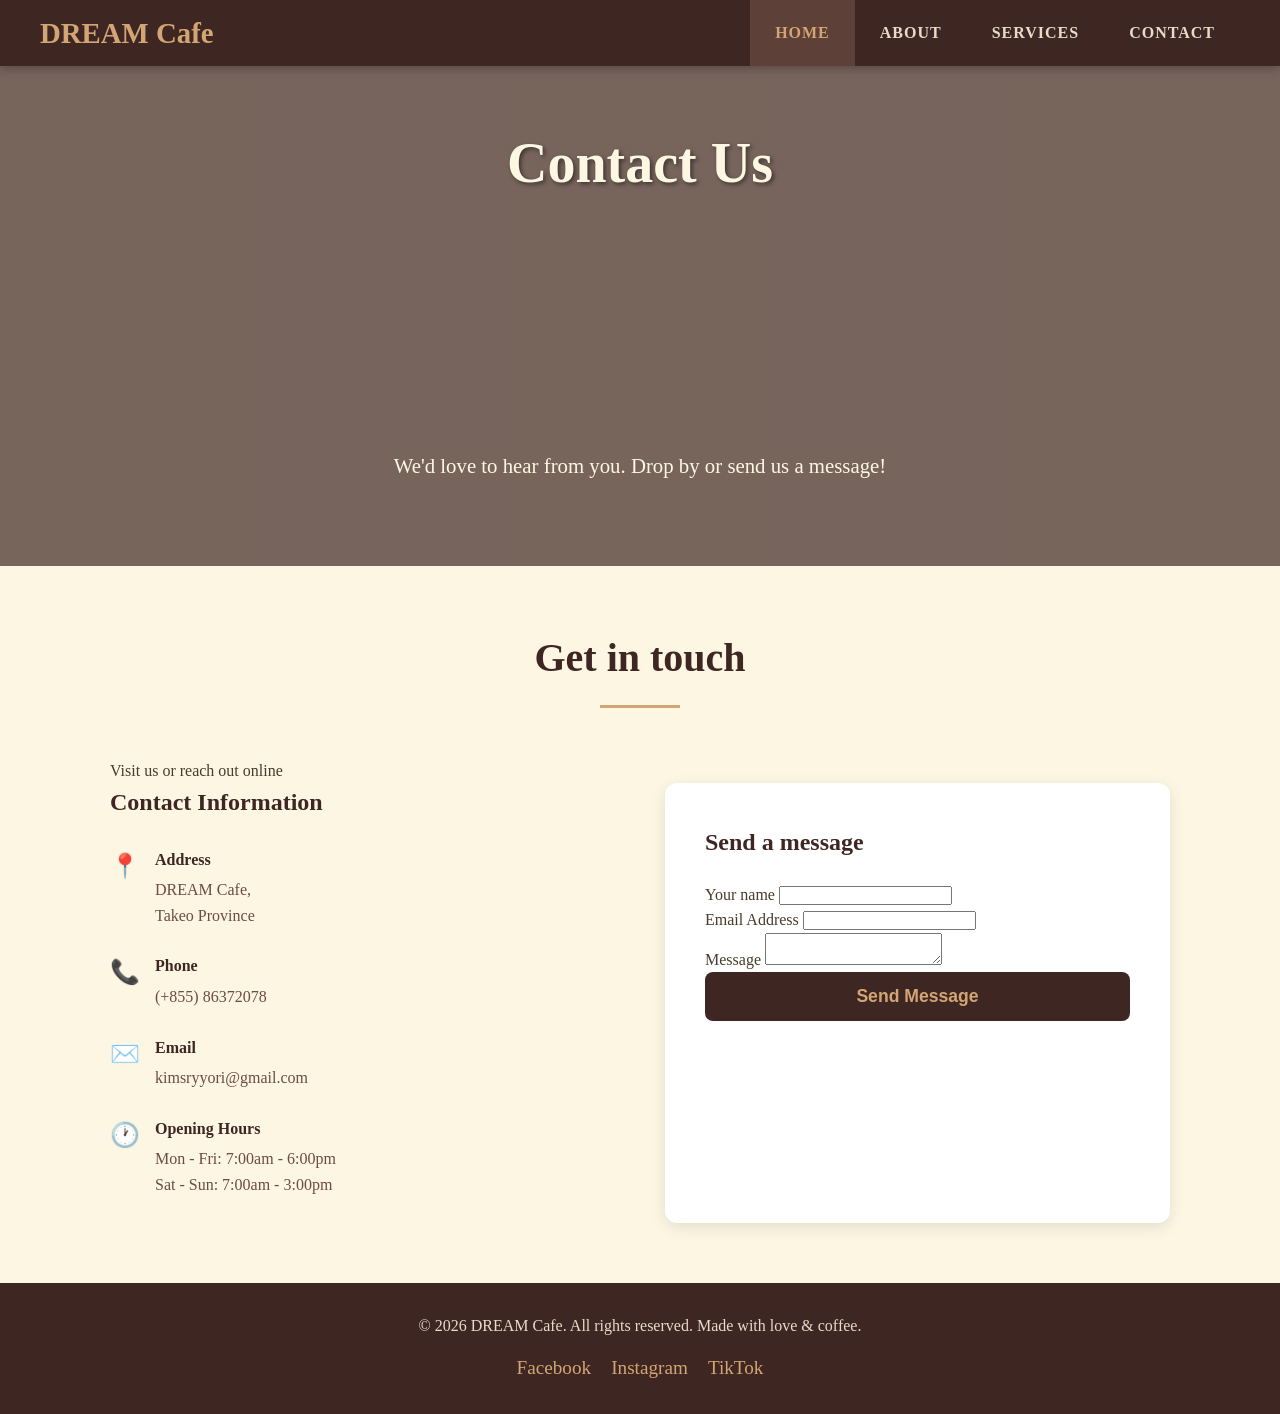
<file: contact.html>
<!DOCTYPE html>
<html lang="en">
<head>
    <meta charset="UTF-8">
    <meta name="viewport" content="width=device-width, initial-scale=1.0">
    <title>DREAM Cafe</title>
    <link rel="stylesheet" href="style.css">
</head>
<body>
    
    <header>
        <a href="index.html" class="logo">DREAM Cafe</a>
        <nav>
            <a href="index.html" class="active">Home</a>
            <a href="about.html">About</a>
            <a href="services.html">Services</a>
            <a href="contact.html">Contact</a>
        </nav>
    </header>

    <section id="contact" class="hero">
        <div class="hero-content">
            <h1>Contact Us</h1>
            <p>We'd love to hear from you. Drop by or send us a message!</p>
        </div>
    </section>

    <div class="container">
        <h2 class="section-title">Get in touch</h2>
        <p class="section-subtitle">Visit us or reach out online</p>

        <div class="contact-grid">
            <div class="contact-info">
                <h3>Contact Information</h3>

                <div class="contact-detail">
                    <div class="icon">📍</div>
                    <div>
                        <h4>Address</h4>
                        <p>DREAM Cafe, <br> Takeo Province</p>
                    </div>
                </div>
                <div class="contact-detail">
                    <div class="icon">📞</div>
                    <div>
                        <h4>Phone</h4>
                        <p>(+855) 86372078</p>
                    </div>
                </div>
                <div class="contact-detail">
                    <div class="icon">✉️</div>
                    <div>
                        <h4>Email</h4>
                        <p>kimsryyori@gmail.com</p>
                    </div>
                </div>
                <div class="contact-detail">
                    <div class="icon">🕐</div>
                    <div>
                        <h4>Opening Hours</h4>
                        <p>
                            Mon - Fri: 7:00am - 6:00pm <br>
                            Sat - Sun: 7:00am - 3:00pm
                        </p>
                    </div>
                </div>
            </div>

            <div class="contact-form">
                <h3 style="color: #3e2723; margin-bottom: 20px; font-size: 1.5rem;">Send a message</h3>
                <form action="#" method="post">
                    <div class="from-group">
                        <label for="name">Your name</label>
                        <input type="text" id="name" name="name">
                    </div>
                    <div class="from-group">
                        <label for="email">Email Address</label>
                        <input type="email" id="email" name="email">
                    </div>
                    <div class="from-group">
                        <label for="message">Message</label>
                        <textarea id="message" name="message"></textarea>
                    </div>
                    <button type="submit" class="submit-btn">Send Message</button>
                </form>
            </div>
        </div>
    </div>

    <footer>
        <p>&copy; 2026 DREAM Cafe. All rights reserved. Made with love & coffee.</p>
        <div class="social-links">
            <a href="#">Facebook</a>
            <a href="#">Instagram</a>
            <a href="#">TikTok</a>
        </div>
    </footer>


</body>
</html>
</file>
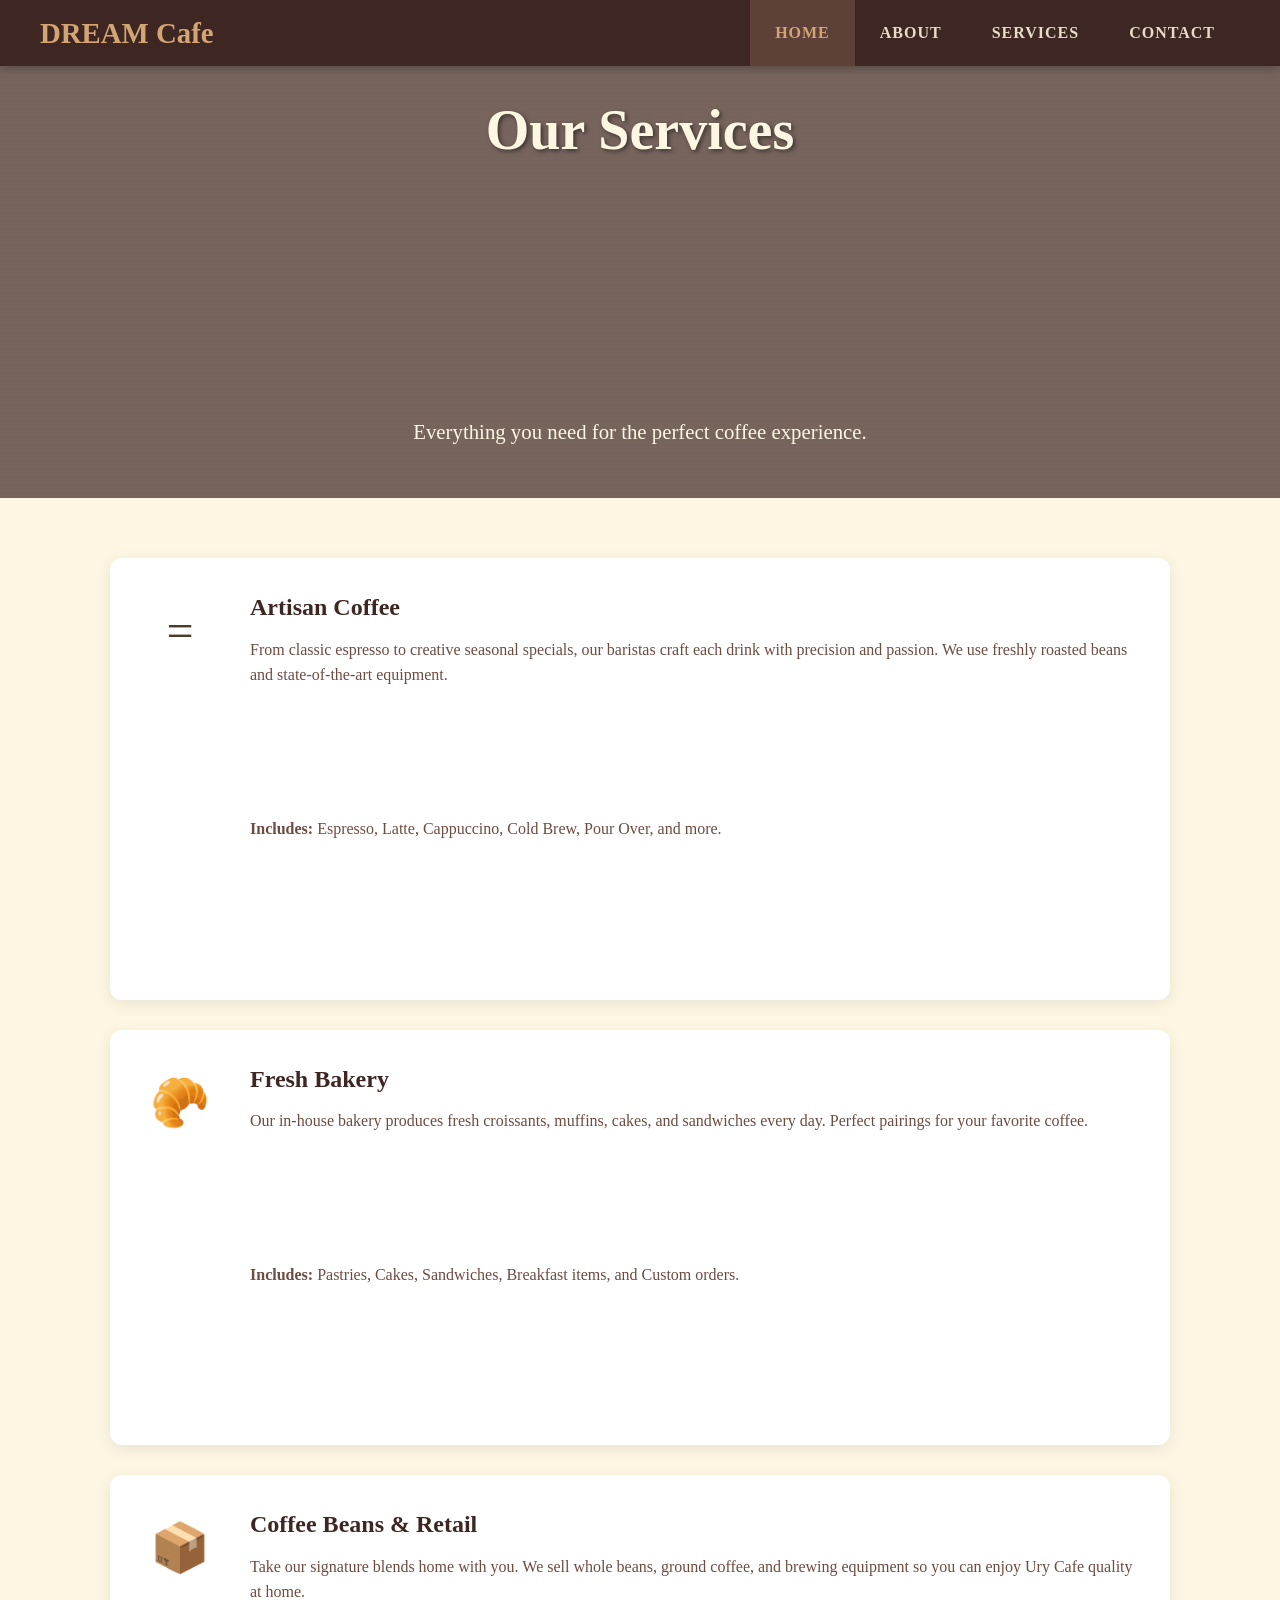
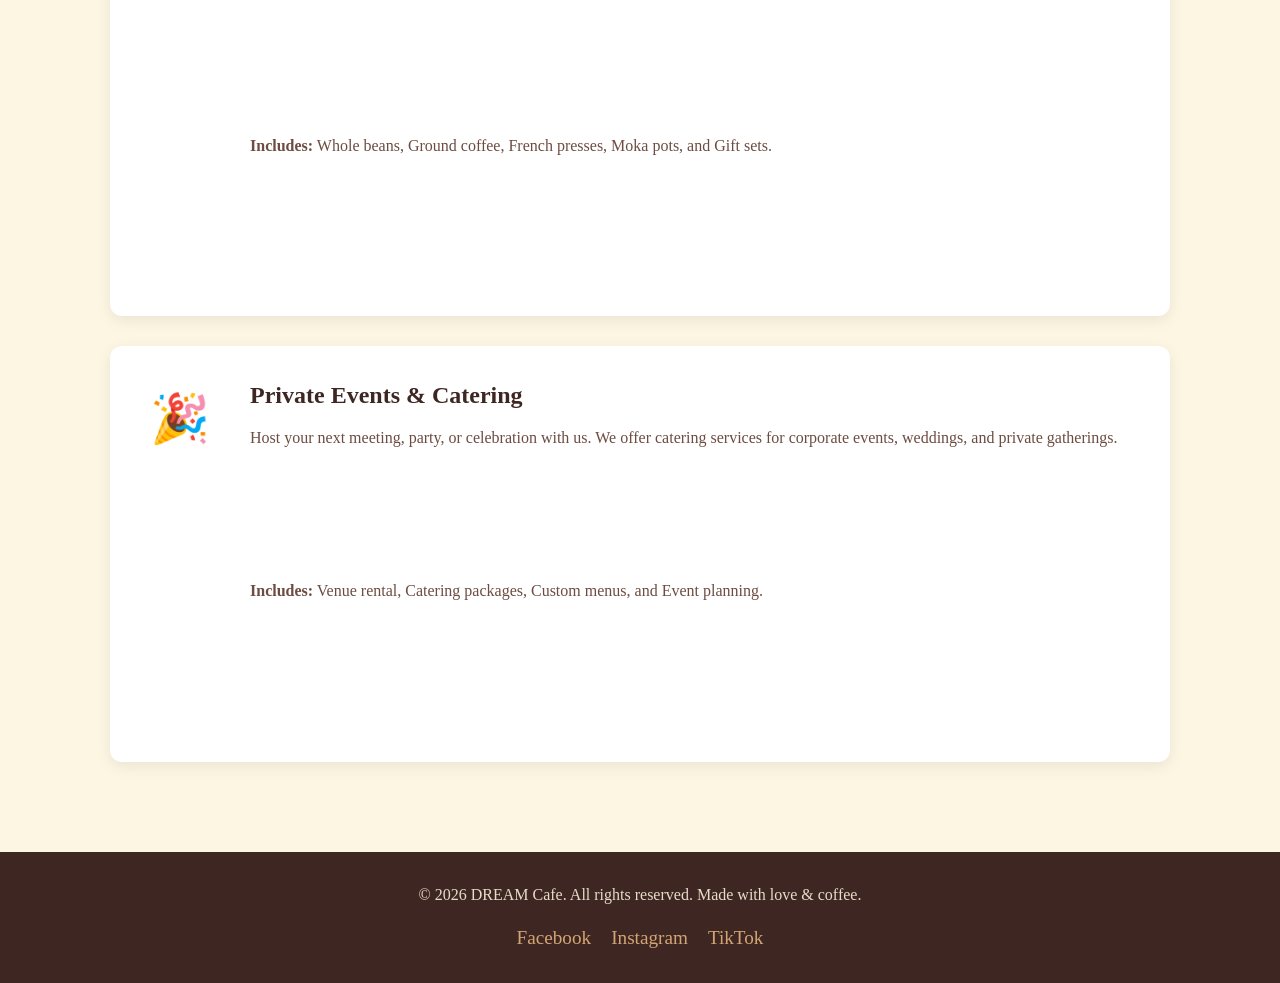
<file: services.html>
<!DOCTYPE html>
<html lang="en">
<head>
    <meta charset="UTF-8">
    <meta name="viewport" content="width=device-width, initial-scale=1.0">
    <title>DREAM Cafe</title>
    <link rel="stylesheet" href="style.css">
</head>
<body>
    
    <header>
        <a href="index.html" class="logo">DREAM Cafe</a>
        <nav>
            <a href="index.html" class="active">Home</a>
            <a href="about.html">About</a>
            <a href="services.html">Services</a>
            <a href="contact.html">Contact</a>
        </nav>
    </header>

    <div class="hero small">
        <h1>Our Services</h1>
        <p>Everything you need for the perfect coffee experience.</p>
    </div>

    <div class="container">
        <div class="service-item">
            <div class="service-icon">=</div>
            <div class="service-info">
                <h3>Artisan Coffee</h3>
                <p>From classic espresso to creative seasonal specials, our baristas craft each drink with precision and passion. We use freshly roasted beans and state-of-the-art equipment.</p>
                <p>
                    <strong>Includes:</strong>
                    Espresso, Latte, Cappuccino, Cold Brew, Pour Over, and more.
                </p>
            </div>
        </div>

        <div class="service-item">
            <div class="service-icon">🥐</div>
            <div class="service-info">
                <h3>Fresh Bakery</h3>
                <p>Our in-house bakery produces fresh croissants, muffins, cakes, and sandwiches every day. Perfect pairings for your favorite coffee.</p>
                <p>
                    <strong>Includes:</strong> 
                    Pastries, Cakes, Sandwiches, Breakfast items, and Custom orders.
                </p>
            </div>
        </div>

        <div class="service-item">
            <div class="service-icon">📦</div>
            <div class="service-info">
                <h3>Coffee Beans & Retail</h3>
                <p>Take our signature blends home with you. We sell whole beans, ground coffee, and brewing equipment so you can enjoy Ury Cafe quality at home.</p>
                <p>
                    <strong>Includes:</strong> 
                    Whole beans, Ground coffee, French presses, Moka pots, and Gift sets.
                </p>
            </div>
        </div>

        <div class="service-item">
            <div class="service-icon">🎉</div>
            <div class="service-info">
                <h3>Private Events & Catering</h3>
                <p>Host your next meeting, party, or celebration with us. We offer catering services for corporate events, weddings, and private gatherings.</p>
                <p>
                    <strong>Includes:</strong> 
                    Venue rental, Catering packages, Custom menus, and Event planning.
                </p>
            </div>
        </div>
    </div>

    <footer>
        <p>&copy; 2026 DREAM Cafe. All rights reserved. Made with love & coffee.</p>
        <div class="social-links">
            <a href="#">Facebook</a>
            <a href="#">Instagram</a>
            <a href="#">TikTok</a>
        </div>
    </footer>
</body>
</html>
</file>
<file: style.css>
* {
    margin: 0;
    padding: 0;
    box-sizing: border-box;
}

body {
    font-family: 'Georgia', 'Times New Roman', serif;
    background-color: #fdf6e3;
    color: #4a3b2a;
    line-height: 1.6;
}

/* Navigation Bar */
header {
    background-color: #3e2723;
    position: sticky;
    top: 0;
    z-index: 1000;
    box-shadow: 0 2px 10px rgba(0, 0, 0, 0.3);
    display: flex;
    justify-content: space-between;
    align-items: center;
    padding: 0 40px;
}

.logo {
    color: #d4a574;
    font-size: 1.8rem;
    font-weight: bold;
    text-decoration: none;
}

nav {
    display: flex;
}

nav a { 
    color: #e8dcc8;
    text-decoration: none;
    padding: 20px 25px;
    display: block;
    transition: all 0.3s ease;
    font-size: 1rem;
    letter-spacing: 1px;
    text-transform: uppercase;
    font-weight: bold;
}

nav a:hover {
    background-color: #5d4037;
    color: #d4a574;
}

nav a.active {
    background-color: #5d4037;
    color: #d4a574;
}

/* Hero section */
.hero {
    background: linear-gradient(rgba(62, 39, 35, 0.7), rgba(62, 39, 35, 0.7)), url('https://i.pinimg.com/1200x/ce/ba/8e/ceba8e4441410fef1b4fbce526d226a5.jpg') center/cover;
    min-height: 500px;
    display: flex;
    flex-direction: column;
    align-items: center;
    justify-content: center;
    text-align: center;
    color: #fdf6e3;
    padding: 20px 10px;
}

.hero.small {
    min-height: 300px;
}

.hero h1 {
    font-size: 3.5rem;
    margin-bottom: 15rem;
    text-shadow: 2px 2px 4px rgba(0, 0, 0, 0.5);
}

.hero p {
    font-size: 1.3rem;
    margin-bottom: 30px;
    max-width: 600;
}

.btn {
    display: inline-block;
    padding: 12px 35px;
    background-color: #d4a574;
    color: #3e2723;
    text-decoration: none;
    font-weight: bold;
    transition: all 0.3s ease;
    border: 2px solid #d4a574;
}

.btn:hover {
    background-color: transparent;
    color: #d4a574;
}

/* Container */
.container {
    max-width: 1100px;
    margin: 0 auto;
    padding: 60px 20px;
}

.section-title {
    text-align: center;
    font-size: 2.5rem;
    color: #3e2723;
    margin-bottom: 50px;
}

.section-title::after {
    content: " ";
    display: block;
    width: 80px;
    height: 3px;
    background-color: #d4a574;
    margin: 15px auto 0;
}

/* Card grid */
.card-grid {
    display: grid; 
    grid-template-columns: repeat(auto-fit, minmax(280px, 1fr));
    gap: 30px;
}

.card {
    background: white;
    border-radius: 12px;
    overflow: hidden;
    box-shadow: 0 4px 15px rgba(0, 0, 0, 0.1);
    transition: transform 0.3s ease, box-shadow 0.3s ease;
    text-align: center;
    padding-bottom: 25px;
}

.card:hover {
    transform: translateY(-8px);
    box-shadow: 0 8px 25px rgba(0, 0, 0, 0.15);
}

.card-img {
    height: 200px;
    background-size: cover;
    background-position: center;
}

.card-body {
    padding: 25px;
    text-align: center;
}

.card-body h3 {
    color: #3e2723;
    font-size: 1.4rem;
    margin: 20px 0 10px;
}

.card-body p {
    color: #6d4c41;
    margin-bottom: 15px;
    padding: 0 20px;
}

.price {
    color: #d4a574;
    font-weight: bold;
    font-size: 1.3rem;
}

/* About page */
.about-section {
    display: grid;
    grid-template-columns: 1fr 1fr;
    gap: 60px;
    align-items: start;
    margin-bottom: 60px;
}

.about-left img {
    width: 100%;
    display: block;
    border-radius: 4px;
}

.about-caption {
    font-size: 0.9rem;
    color: #6d4c41;
    margin-top: 12px;
    font-style: italic;
}

.about-text h2 {
    color: #3e2723;
    font-size: 2rem;
    margin-bottom: 5px;
    text-align: center;
}

.about-text p {
    margin-bottom: 15px;
    color: #5d4037;
    font-size: 1.05rem;
    text-align: center;
}

.stats {
    display: grid;
    grid-template-columns: repeat(3 1fr);
    gap: 20px;
    margin-top: 40px;
}

.stat-item {
    text-align: center;
    padding: 25px;
    background: #fff8e1;
    border-radius: 10px;
}

.stat-number {
    font-size: 2.5rem;
    color: #d4a574;
    font-weight: bold;
}

.stat-label {
    color: #6d4c41;
    font-size: 0.95rem;
    margin-top: 5px;
}

/* Services page */
.service-item {
    display: flex;
    gap: 30px;
    margin-bottom: 30px;
    align-items: flex-start;
    background: white;
    padding: 30px;
    border-radius: 12px;
    box-shadow: 0 4px 15px rgba(0, 0, 0, 0.08);
    transition: transform 0.3s ease;
}

.service-item:hover {
    transform: translateX(10px);
}

.service-icon {
    font-size: 3rem;
    min-width: 80px;
    text-align: center;
    padding-top: 5px;
}

.service-info h3 {
    color: #3e2723;
    font-size: 1.5rem;
    margin-bottom: 10px;
}

.service-info p {
    color: #6d4c41;
    margin-bottom: 8rem;
}

/* Contact page */
.contact-grid {
    display: grid;
    grid-template-columns: 1fr 1fr;
    gap: 50px;
}

.contact-info h3 {
    color: #3e2723;
    font-size: 1.5rem;
    margin-bottom: 25px;
}

.contact-detail {
    display: flex;
    align-items: flex-start;
    gap: 15px;
    margin-bottom: 25px;
}

.contact-detail .icon {
    font-size: 1.5rem;
    color: #d4a574;
}

.contact-detail h4 {
    color: #3e2723;
    margin-bottom: 5px;
}

.contact-detail p {
    color: #6d4c41;
}

.contact-form {
    background: white;
    padding: 40px;
    border-radius: 12px;
    box-shadow: 0 4px 15px rgba(0, 0, 0, 0.1);
}

.contact-form h3 {
    color: #3e2723;
    font-size: 1.5rem;
    margin-bottom: 25px;
}

.form-group {
    margin-bottom: 20px;
}

.form-group label {
    display: block;
    color: #3e2723;
    font-weight: bold;
    margin-bottom: 8px;
}

.form-group input,
.form-group textarea {
    width: 100%;
    padding: 12px 15px;
    border: 2px solid #e0d5c5;
    border-radius: 8px;
    font-family: inherit;
    font-size: 1rem;
    transition: border-color 0.3s ease;
}

.form-group input:focus,
.form-group textarea:focus {
    outline: none;
    border-color: #d4a574;
}

.form-group textarea {
    resize: vertical;
    min-height: 120px;
}

.submit-btn {
    width: 100%;
    padding: 14px;
    background-color: #3e2723;
    color: #d4a574;
    border: none;
    border-radius: 8px;
    font-size: 1.1rem;
    font-weight: bold;
    cursor: pointer;
    transition: all 0.3s ease;
}

.submit-btn:hover {
    background-color: #5d4037;
}

.nav a {
    color: #e8dcc8;
    text-decoration: none;
    padding: 20px 25px;
    display: block;
    transition: all 0.3s ease;
    font-size: 1rem;
    letter-spacing: 1px;
    text-transform: uppercase;
}

.nav a:hover, 
.nav a:active {
    background-color: #5d4037;
    color: #d4a574;
}

/* Footer */
footer {
    background-color: #3e2723;
    color: #e8dcc8;
    text-align: center;
    padding: 30px 20px;
}

footer p {
    margin-bottom: 10px;
}

.social-links {
    display: flex;
    justify-content: center;
    gap: 20px;
    margin-top: 15px;
}

.social-links a {
    color: #d4a574;
    text-decoration: none;
    font-size: 1.2rem;
    transition: color 0.3s ease;
}

.social-links a:hover {
    color: #fff;
}

/* Responsive */
@media (max-width: 768px) {
    header {
        flex-direction: column;
        padding: 10px 20px;
    }

    .logo {
        margin-bottom: 5px;
    }

    nav {
        flex-wrap: wrap;
        justify-content: center;
    }

    nav a {
        padding: 12px 18px;
        font-size: 0.85rem;
    }

    .hero h1 {
        font-size: 2.2rem;
    }

    .hero p {
        font-size: 1.1rem;
    }

    .stats {
        grid-template-columns: 1fr;
    }

    .service-item {
        flex-direction: column;
        text-align: center;
    }

    .service-icon {
        padding-top: 0;
    }

    .contact-grid {
        grid-template-columns: 1fr;
    }
}
</file>
